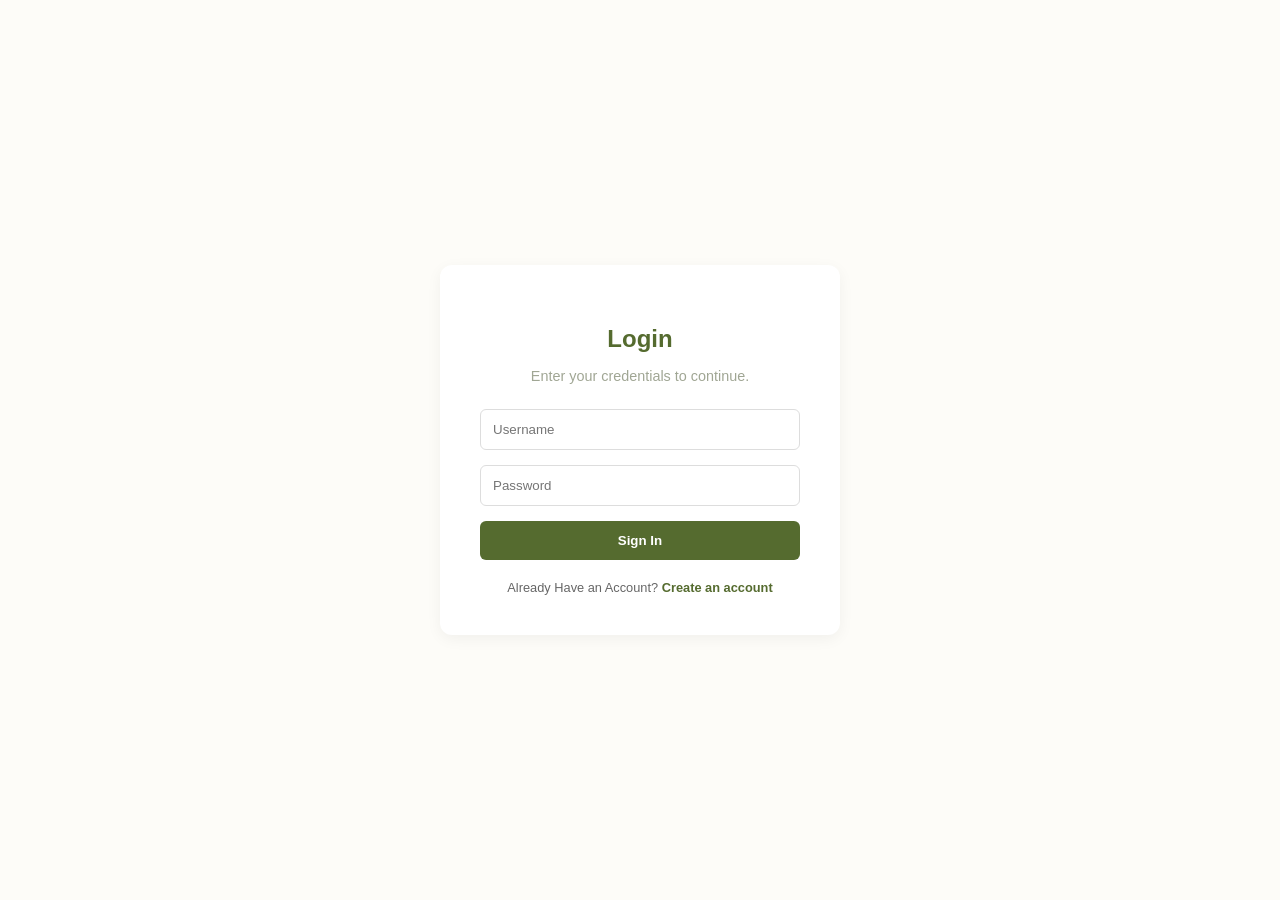
<file: FrontEnd/FrontPage/login/index.html>
<!DOCTYPE html>
<html lang="en">
<head>
    <meta charset="UTF-8">
    <title>Login</title>
    <link rel="stylesheet" href="style.css">
</head>
<body>
    <div class="auth-card">
        <h2>Login</h2>
        <p>Enter your credentials to continue.</p>
        <form id="login-form">
            <input type="text" id="username" placeholder="Username" required>
            <input type="password" id="password" placeholder="Password" required>
            <button type="submit">Sign In</button>
        </form>
        <div class="footer-link">
            Already Have an Account? <a href="../signup/index.html">Create an account</a>
        </div>
    </div>
    <script src="script.js"></script>
</body>
</html>
</file>
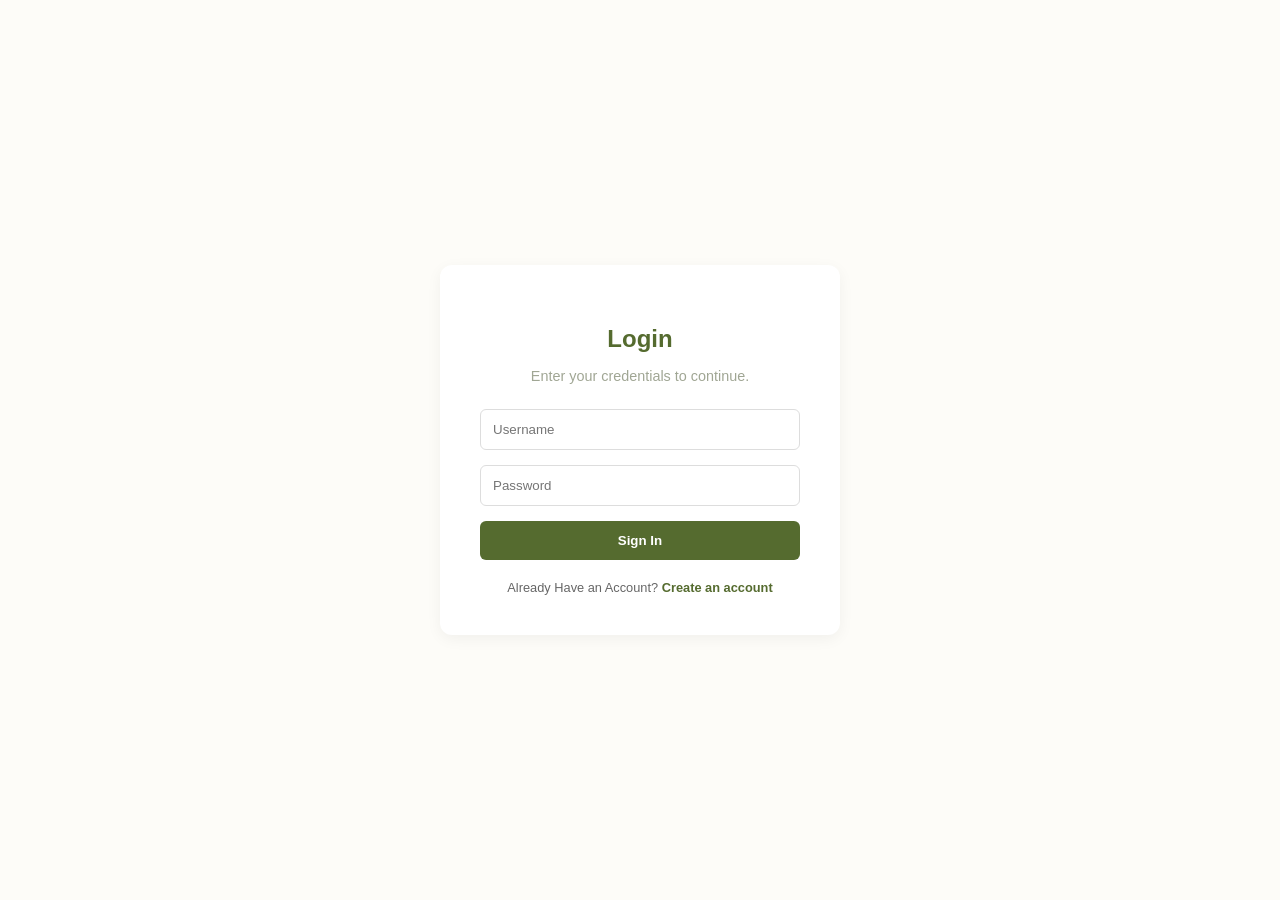
<file: FrontEnd/FrontPage/Main/index.html>
<!DOCTYPE html>
<html>
<head>
    <title>WhatsApp Clone</title>
    <meta name="viewport" content="width=device-width, initial-scale=1">
    <link rel="stylesheet" href="https://cdnjs.cloudflare.com/ajax/libs/font-awesome/4.7.0/css/font-awesome.min.css">
    <link rel="stylesheet" href="style.css">
</head>

<body>
    <div class="wrapper">

        <!-- ── TOP HEADER ── -->
        <div class="header_portion">
            <div class="profile">
                <div class="profile-picp">
                    <img
                        class="profileimg"
                        src="https://ui-avatars.com/api/?name=User&background=556b2f&color=fff"
                        alt="Profile"
                    >
                </div>
                <div class="name">
                    <h3 class="name-head">Name</h3>
                </div>
                <div class="message-icon">
                    <i class="fa fa-comment"></i>
                </div>
                <div class="setting">
                    <i class="fa fa-ellipsis-v"></i>
                </div>
            </div>
            <div class="msg_status"></div>
        </div>

        <!-- ── LOWER SECTION ── -->
        <div class="lower_portion">

            <!-- LEFT: Contact list -->
            <div class="chat_list">
                <!-- contacts.js yahan contacts inject karega, including search + add btn -->
            </div>

            <!-- RIGHT: Chat screen -->
            <div class="msg_screen" id="msg_screen">

                <!-- Empty state — koi contact select nahi -->
                <div class="empty-state" id="emptyState">
                    <i class="fa fa-comments empty-icon"></i>
                    <p>Koi contact click karo aur chat shuru karo</p>
                </div>

                <!-- Chat area — default hidden, tab dikhe jab contact click ho -->
                <div class="chat-area" id="chatArea" style="display:none;">

                    <!-- Chat ke upar naam -->
                    <div class="chat-top">
                        <h3 id="chatName">—</h3>
                    </div>

                    <!-- Messages yahan aayenge -->
                    <div id="messagesArea" class="messages"></div>

                    <!-- Message type karo aur bhejo -->
                    <div class="input-bar">
                        <input
                            type="text"
                            id="msgInput"
                            placeholder="Type a message..."
                            autocomplete="off"
                        >
                        <button onclick="sendMsg()">
                            <i class="fa fa-send"></i>
                        </button>
                    </div>

                </div>
            </div>

        </div>
    </div>

    <!-- ── ADD CONTACT MODAL ── -->
    <div id="addContactModal" class="modal" style="display:none;">
        <div class="modal-content">
            <h3>Add Contact</h3>
            <p>Dost ka username daalo</p>
            <input
                type="text"
                id="contactNameInput"
                placeholder="Username..."
                autocomplete="off"
            >
            <div class="modal-buttons">
                <button class="btn-save"   onclick="addContact()">Save</button>
                <button class="btn-cancel" onclick="closeModal()">Cancel</button>
            </div>
        </div>
    </div>

    <script type="module" src="./script.js"></script>
</body>
</html>
</file>
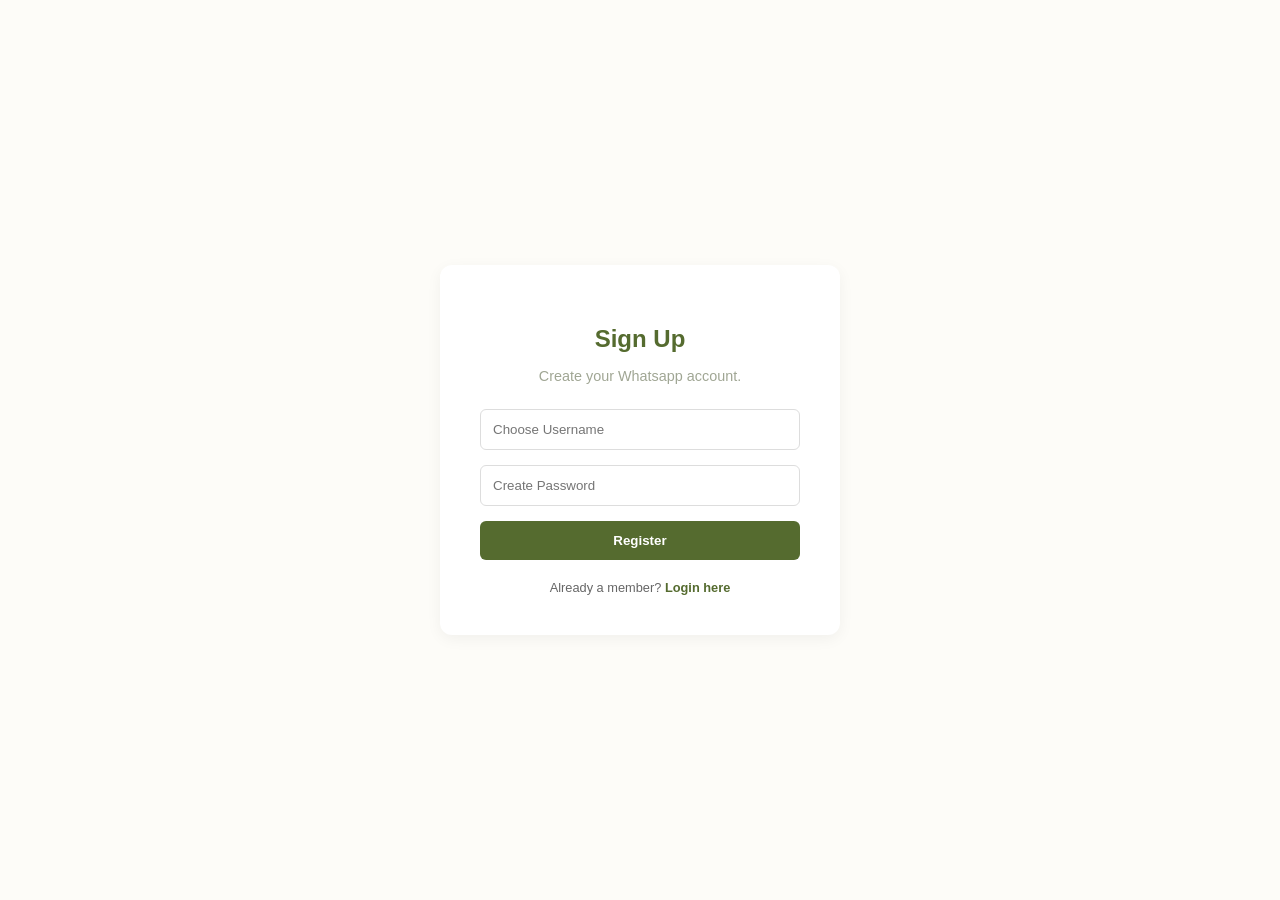
<file: FrontEnd/FrontPage/Signup/index.html>
<!DOCTYPE html>
<html lang="en">
<head>
    <meta charset="UTF-8">
    <title>Sign Up</title>
    <link rel="stylesheet" href="style.css">
</head>
<body>
    <div class="auth-card">
        <h2>Sign Up</h2>
        <p>Create your Whatsapp account.</p>
        <form id="signup-form">
            <input type="text" id="username" placeholder="Choose Username" required>
            <input type="password" id="password" placeholder="Create Password" required>
            <button type="submit">Register</button>
        </form>
        <div class="footer-link">
            Already a member? <a href="../login/index.html">Login here</a>
        </div>
    </div>
    <script src="script.js"></script>
</body>
</html>
</file>
<file: FrontEnd/FrontPage/login/style.css>
body {
    background-color: #fdfcf8;
    font-family: 'Segoe UI', sans-serif;
    display: flex;
    justify-content: center;
    align-items: center;
    height: 100vh;
    margin: 0;
}
.auth-card {
    background: white;
    padding: 40px;
    border-radius: 12px;
    box-shadow: 0 4px 15px rgba(0,0,0,0.05);
    width: 320px;
    text-align: center;
}
h2 { color: #556b2f; margin-bottom: 10px; }
p { color: #a0a694; font-size: 0.9rem; margin-bottom: 25px; }
input {
    width: 100%;
    padding: 12px;
    margin-bottom: 15px;
    border: 1px solid #ddd;
    border-radius: 6px;
    box-sizing: border-box;
}
button {
    width: 100%;
    padding: 12px;
    background-color: #556b2f;
    color: white;
    border: none;
    border-radius: 6px;
    cursor: pointer;
    font-weight: bold;
}
button:hover { background-color: #3e4f22; }
.footer-link { margin-top: 20px; font-size: 0.8rem; color: #666; }
.footer-link a { color: #556b2f; text-decoration: none; font-weight: bold; }
</file>
<file: FrontEnd/FrontPage/Main/style.css>
* {
    margin: 0;
    padding: 0;
    box-sizing: border-box;
}

body, html {
    height: 100%;
    width: 100%;
    overflow: hidden;
    font-family: 'Segoe UI', sans-serif;
}

.wrapper {
    display: flex;
    flex-direction: column;
    height: 100vh;
}

.header_portion {
    background-color: #1a472a;
    height: 60px;
    display: flex;
    align-items: center;
    flex-shrink: 0;
}

.profile {
    height: 100%;
    width: 350px;
    background-color: #1a472a;
    display: flex;
    align-items: center;
    padding: 0 10px;
    gap: 10px;
    flex-shrink: 0;
}

.profile-picp {
    display: flex;
    align-items: center;
}

.profileimg {
    width: 40px;
    height: 40px;
    border-radius: 50%;
    object-fit: cover;
}

.name {
    flex: 1;
}

.name-head {
    color: #ffffff;
    font-size: 15px;
    font-weight: 600;
}

.message-icon,
.setting {
    color: rgba(255,255,255,0.8);
    font-size: 20px;
    cursor: pointer;
    padding: 5px;
}

.msg_status {
    flex: 1;
    background-color: #1a472a;
    height: 100%;
}

.lower_portion {
    display: flex;
    flex: 1;
    overflow: hidden;
}

.chat_list {
    width: 350px;
    flex-shrink: 0;
    background-color: #ffffff;
    border-right: 1px solid #e0e0e0;
    display: flex;
    flex-direction: column;
    overflow: hidden;
}

.list-header {
    display: flex;
    align-items: center;
    gap: 8px;
    padding: 10px;
    background-color: #f0f0f0;
    border-bottom: 1px solid #ddd;
    flex-shrink: 0;
}

.search {
    flex: 1;
    border-radius: 20px;
    height: 36px;
    border: none;
    background-color: #ffffff;
    padding: 0 14px;
    font-size: 14px;
    outline: none;
    color: #333;
}

.search::placeholder {
    color: #aaa;
}

.add_btn {
    width: 36px;
    height: 36px;
    border-radius: 50%;
    background-color: #1a472a;
    color: white;
    font-size: 22px;
    font-weight: bold;
    border: none;
    cursor: pointer;
    display: flex;
    align-items: center;
    justify-content: center;
    flex-shrink: 0;
    transition: background 0.2s;
    line-height: 1;
}

.add_btn:hover {
    background-color: #145222;
}

.chat_list {
    overflow-y: auto;
}

.chat-box {
    display: flex;
    align-items: center;
    padding: 10px 14px;
    border-bottom: 1px solid #f2f2f2;
    cursor: pointer;
    transition: background 0.2s;
    gap: 12px;
}

.chat-box:hover {
    background-color: #f5f5f5;
}

.profile-pic {
    width: 46px;
    height: 46px;
    border-radius: 50%;
    object-fit: cover;
    flex-shrink: 0;
}

.chat-details {
    flex: 1;
    overflow: hidden;
}

.user-name {
    font-size: 14px;
    font-weight: 600;
    color: #333;
    margin: 0;
}

.last-message {
    font-size: 12px;
    color: #888;
    margin: 2px 0 0;
    white-space: nowrap;
    overflow: hidden;
    text-overflow: ellipsis;
}

.no-contacts {
    text-align: center;
    color: #aaa;
    font-size: 13px;
    padding: 20px 14px;
}

.msg_screen {
    flex: 1;
    background-color: #ece5dd;
    display: flex;
    flex-direction: column;
    overflow: hidden;
    position: relative;
}

.empty-state {
    flex: 1;
    display: flex;
    flex-direction: column;
    align-items: center;
    justify-content: center;
    gap: 14px;
    color: #aaa;
}

.empty-icon {
    font-size: 56px;
    opacity: 0.3;
}

.empty-state p {
    font-size: 15px;
}

.chat-area {
    flex: 1;
    display: flex;          
    flex-direction: column;
    overflow: hidden;
}

.chat-top {
    background-color: #1a472a;
    padding: 14px 20px;
    flex-shrink: 0;
}

.chat-top h3 {
    color: #ffffff;
    font-size: 15px;
    font-weight: 600;
    margin: 0;
}

.messages {
    flex: 1;
    overflow-y: auto;
    padding: 14px 18px;
    display: flex;
    flex-direction: column;
    gap: 4px;
}

.bubble {
    max-width: 65%;
    padding: 8px 12px;
    font-size: 14px;
    line-height: 1.5;
    word-break: break-word;
    border-radius: 8px;
}

.bubble.recv {
    background: #ffffff;
    align-self: flex-start;
    border-radius: 0 8px 8px 8px;
    color: #111;
}

.bubble.send {
    background: #dcf8c6;
    align-self: flex-end;
    border-radius: 8px 8px 0 8px;
    color: #111;
}

.input-bar {
    background-color: #f0f0f0;
    padding: 10px 14px;
    display: flex;
    align-items: center;
    gap: 10px;
    flex-shrink: 0;
}

.input-bar input {
    flex: 1;
    padding: 10px 16px;
    border-radius: 24px;
    border: none;
    background: #ffffff;
    font-size: 14px;
    color: #333;
    outline: none;
}

.input-bar input::placeholder {
    color: #aaa;
}

.input-bar button {
    width: 40px;
    height: 40px;
    border-radius: 50%;
    background-color: #1a472a;
    border: none;
    cursor: pointer;
    display: flex;
    align-items: center;
    justify-content: center;
    flex-shrink: 0;
    transition: background 0.2s;
    color: white;
    font-size: 16px;
}

.input-bar button:hover {
    background-color: #145222;
}

.modal {
    position: fixed;
    inset: 0;
    background: rgba(0, 0, 0, 0.5);
    display: none;          /* js: none -> flex */
    justify-content: center;
    align-items: center;
    z-index: 1000;
}

.modal-content {
    background: white;
    padding: 30px 25px;
    border-radius: 16px;
    width: 320px;
    box-shadow: 0 10px 30px rgba(0,0,0,0.2);
    text-align: center;
    animation: popIn 0.2s ease;
}

.modal-content h3 {
    color: #1a472a;
    font-size: 18px;
    margin-bottom: 6px;
}

.modal-content p {
    color: #888;
    font-size: 13px;
    margin-bottom: 16px;
}

.modal-content input {
    width: 100%;
    padding: 10px 14px;
    border: 1px solid #ddd;
    border-radius: 8px;
    font-size: 14px;
    outline: none;
    margin-bottom: 18px;
    color: #333;
}

.modal-content input:focus {
    border-color: #1a472a;
}

.modal-buttons {
    display: flex;
    gap: 10px;
    justify-content: center;
}

.btn-save {
    padding: 10px 28px;
    background-color: #1a472a;
    color: white;
    border: none;
    border-radius: 8px;
    cursor: pointer;
    font-weight: 600;
    font-size: 14px;
    transition: background 0.2s;
}

.btn-save:hover {
    background-color: #145222;
}

.btn-cancel {
    padding: 10px 28px;
    background-color: #f0f0f0;
    color: #555;
    border: none;
    border-radius: 8px;
    cursor: pointer;
    font-weight: 600;
    font-size: 14px;
    transition: background 0.2s;
}

.btn-cancel:hover {
    background-color: #e0e0e0;
}

@keyframes popIn {
    from { opacity: 0; transform: scale(0.9); }
    to   { opacity: 1; transform: scale(1); }
}
</file>
<file: FrontEnd/FrontPage/Signup/style.css>
body {
    background-color: #fdfcf8;
    font-family: 'Segoe UI', sans-serif;
    display: flex;
    justify-content: center;
    align-items: center;
    height: 100vh;
    margin: 0;
}
.auth-card {
    background: white;
    padding: 40px;
    border-radius: 12px;
    box-shadow: 0 4px 15px rgba(0,0,0,0.05);
    width: 320px;
    text-align: center;
}
h2 { color: #556b2f; margin-bottom: 10px; }
p { color: #a0a694; font-size: 0.9rem; margin-bottom: 25px; }
input {
    width: 100%;
    padding: 12px;
    margin-bottom: 15px;
    border: 1px solid #ddd;
    border-radius: 6px;
    box-sizing: border-box;
}
button {
    width: 100%;
    padding: 12px;
    background-color: #556b2f;
    color: white;
    border: none;
    border-radius: 6px;
    cursor: pointer;
    font-weight: bold;
}
button:hover { background-color: #3e4f22; }
.footer-link { margin-top: 20px; font-size: 0.8rem; color: #666; }
.footer-link a { color: #556b2f; text-decoration: none; font-weight: bold; }
</file>
